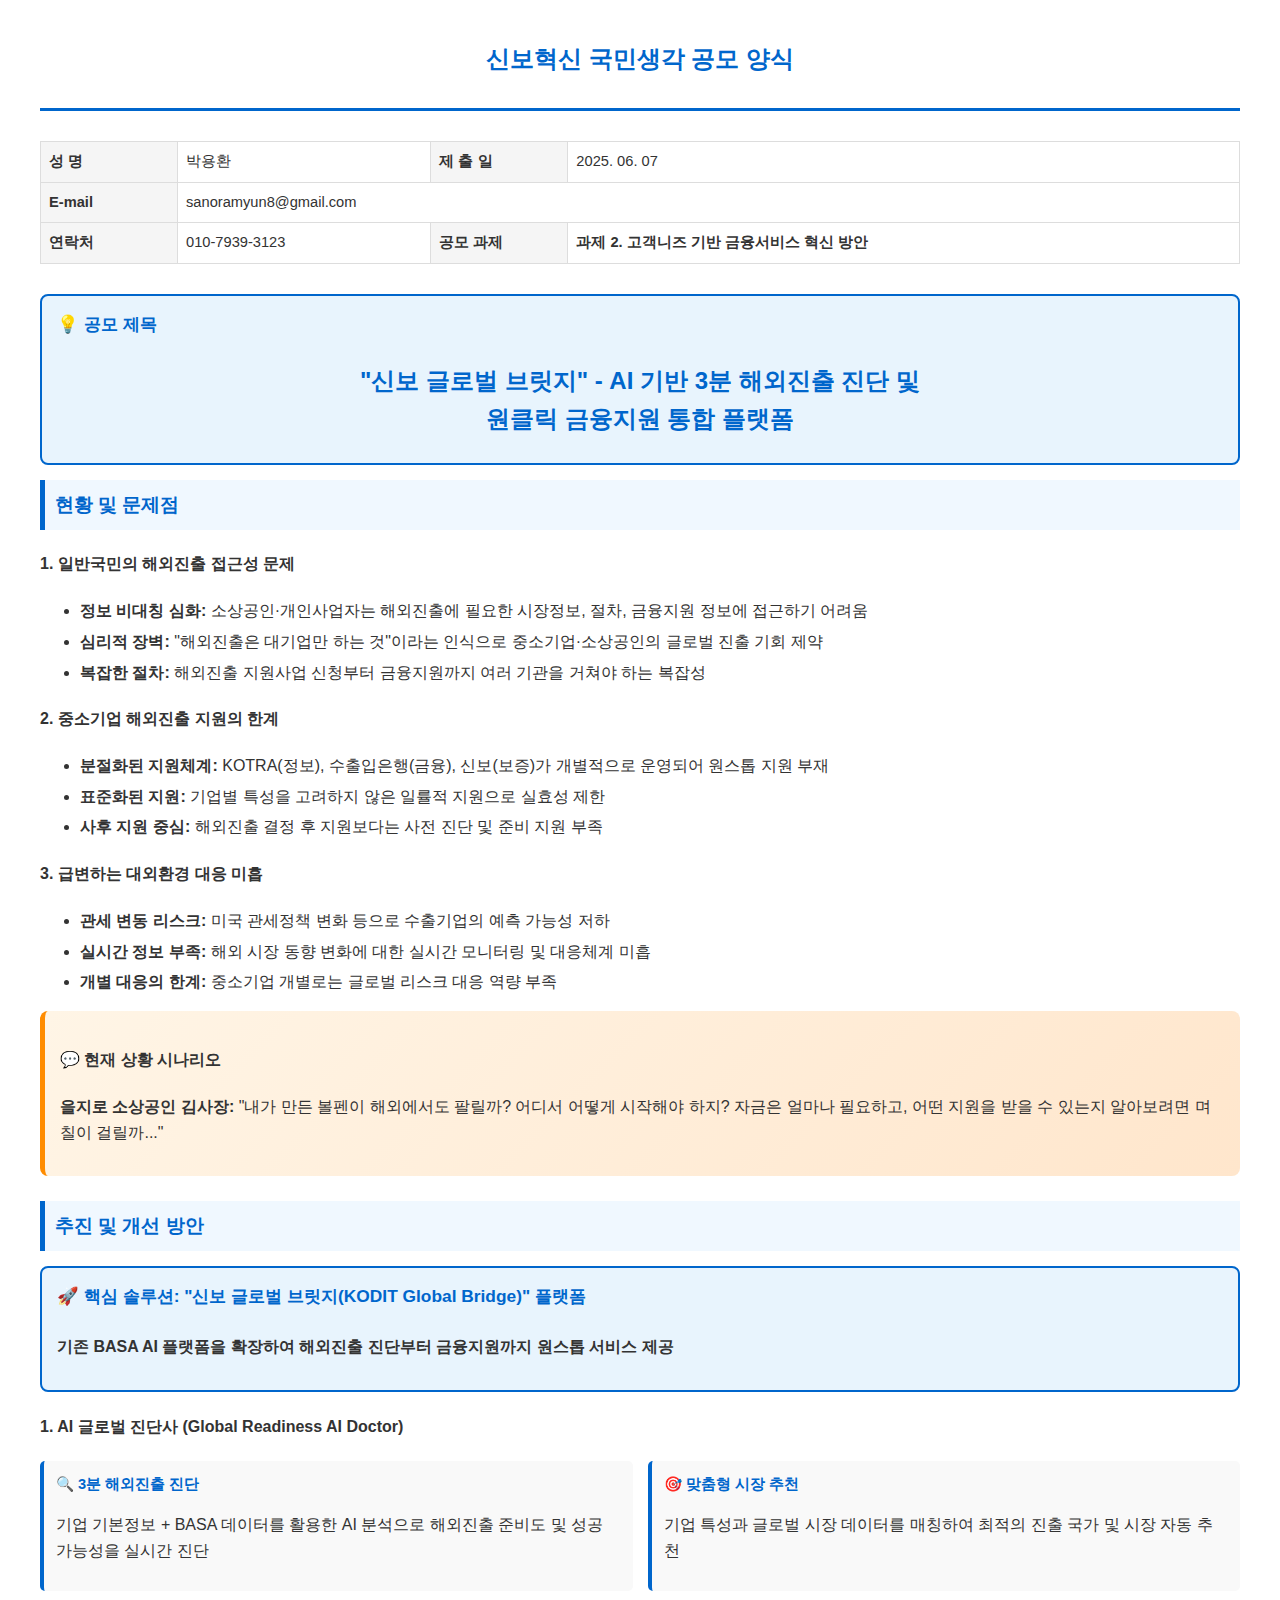
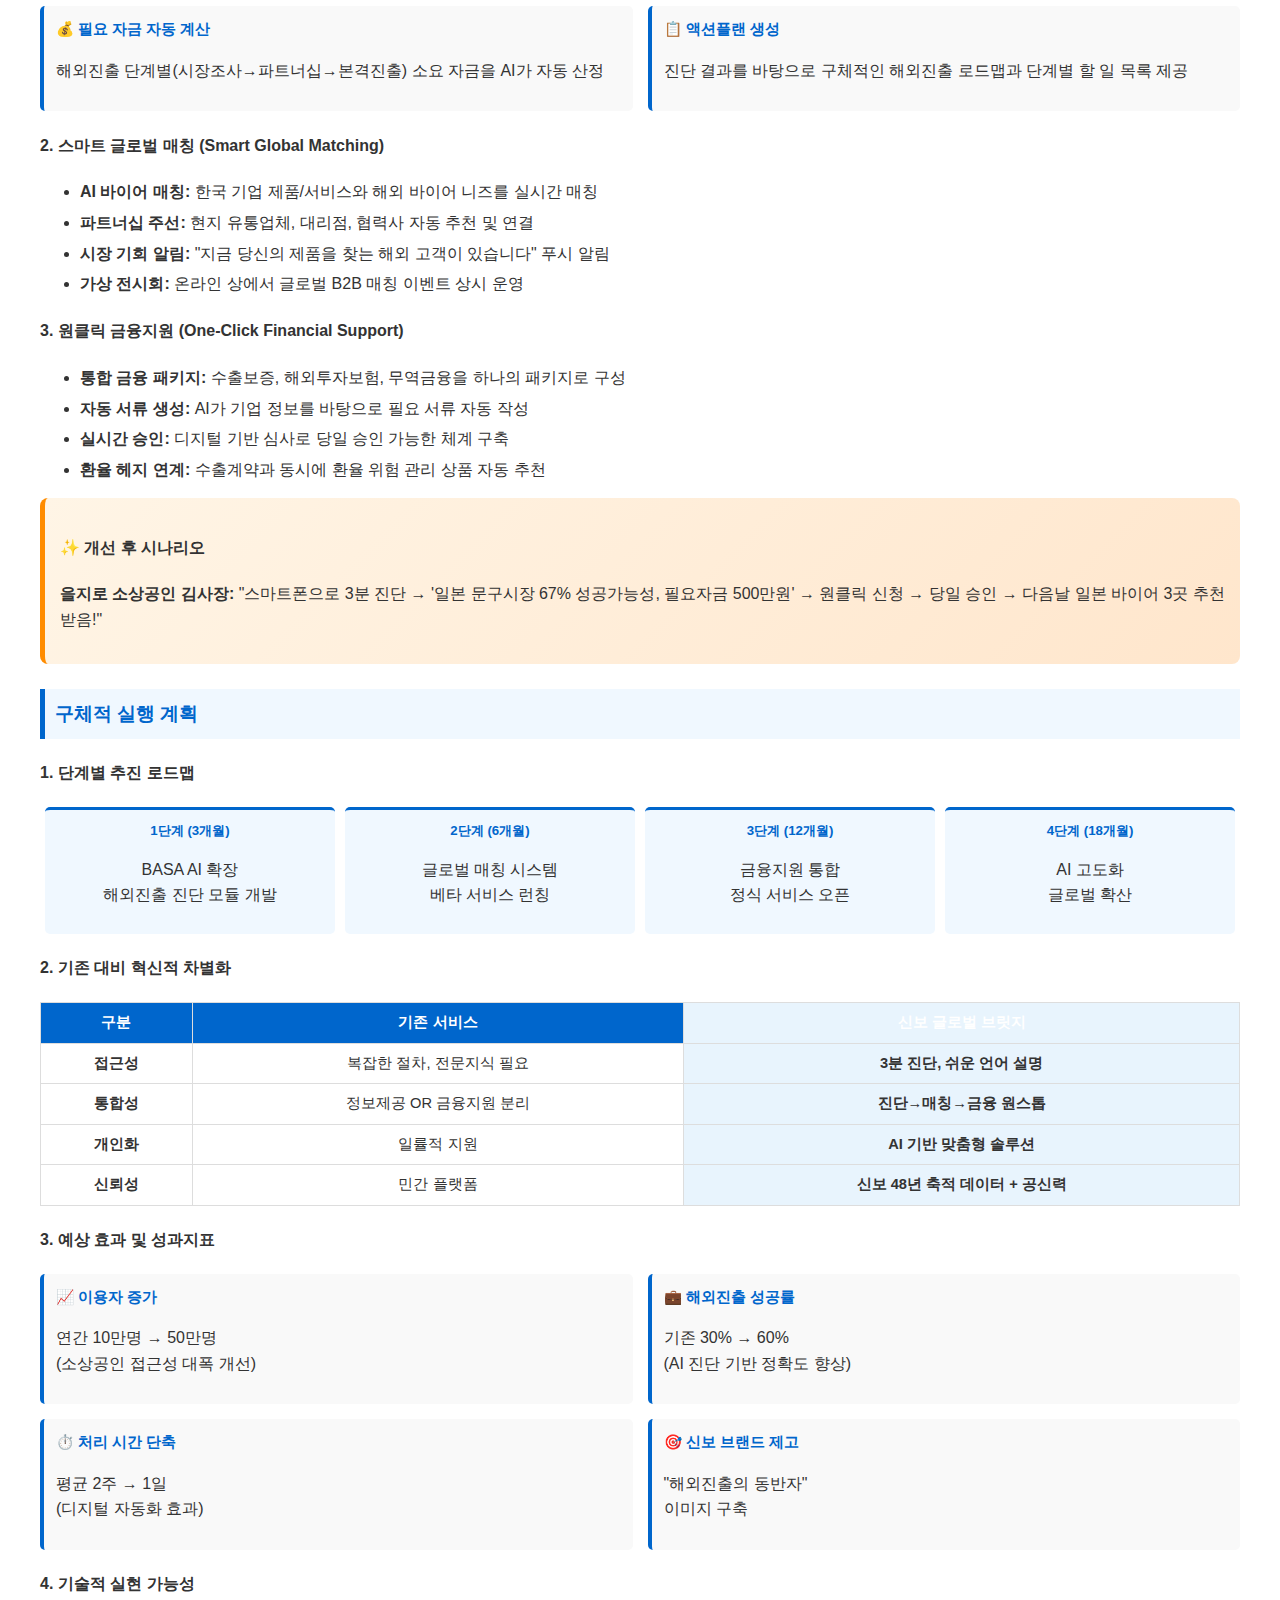
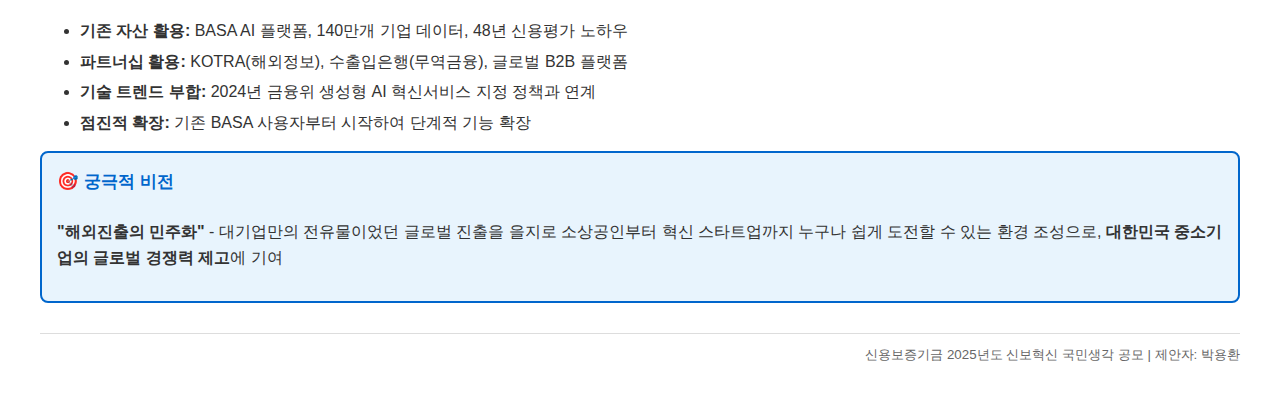
<file: kodit_proposal.html>
<!DOCTYPE html>
<html lang="ko">
<head>
    <meta charset="UTF-8">
    <meta name="viewport" content="width=device-width, initial-scale=1.0">
    <title>신보혁신 국민생각 공모 제안서</title>
    <style>
        body {
            font-family: 'Malgun Gothic', '맑은고딕', Arial, sans-serif;
            font-size: 12pt;
            line-height: 1.6;
            margin: 40px;
            color: #333;
            background: white;
        }
        .header {
            text-align: center;
            border-bottom: 3px solid #0066cc;
            padding-bottom: 20px;
            margin-bottom: 30px;
        }
        .header h1 {
            font-size: 18pt;
            font-weight: bold;
            color: #0066cc;
            margin-bottom: 10px;
        }
        .info-table {
            width: 100%;
            border-collapse: collapse;
            margin-bottom: 30px;
        }
        .info-table td {
            border: 1px solid #ddd;
            padding: 8px;
            font-size: 11pt;
        }
        .info-table .label {
            background-color: #f5f5f5;
            font-weight: bold;
            width: 120px;
        }
        .section {
            margin-bottom: 25px;
            page-break-inside: avoid;
        }
        .section-title {
            font-size: 14pt;
            font-weight: bold;
            color: #0066cc;
            background-color: #f0f8ff;
            padding: 10px;
            border-left: 5px solid #0066cc;
            margin-bottom: 15px;
        }
        .highlight-box {
            background-color: #e8f4fd;
            border: 2px solid #0066cc;
            border-radius: 8px;
            padding: 15px;
            margin: 15px 0;
        }
        .highlight-box h4 {
            color: #0066cc;
            margin-top: 0;
            font-size: 13pt;
        }
        .feature-grid {
            display: grid;
            grid-template-columns: 1fr 1fr;
            gap: 15px;
            margin: 15px 0;
        }
        .feature-item {
            background: #f9f9f9;
            padding: 12px;
            border-radius: 5px;
            border-left: 4px solid #0066cc;
        }
        .feature-item h5 {
            color: #0066cc;
            margin: 0 0 8px 0;
            font-size: 11pt;
        }
        .scenario {
            background: linear-gradient(135deg, #fff5e6, #ffe6cc);
            border-radius: 8px;
            padding: 15px;
            margin: 10px 0;
            border-left: 5px solid #ff8c00;
        }
        .comparison-table {
            width: 100%;
            border-collapse: collapse;
            margin: 15px 0;
            font-size: 11pt;
        }
        .comparison-table th, .comparison-table td {
            border: 1px solid #ddd;
            padding: 8px;
            text-align: center;
        }
        .comparison-table th {
            background-color: #0066cc;
            color: white;
            font-weight: bold;
        }
        .comparison-table .highlight {
            background-color: #e8f4fd;
            font-weight: bold;
        }
        .roadmap {
            display: flex;
            justify-content: space-between;
            margin: 15px 0;
        }
        .roadmap-item {
            flex: 1;
            text-align: center;
            padding: 10px;
            margin: 0 5px;
            background: #f0f8ff;
            border-radius: 5px;
            border-top: 3px solid #0066cc;
        }
        .roadmap-item h5 {
            color: #0066cc;
            margin: 0 0 5px 0;
        }
        ul li {
            margin-bottom: 5px;
        }
        .page-break {
            page-break-before: always;
        }
        .footer {
            text-align: right;
            font-size: 10pt;
            color: #666;
            border-top: 1px solid #ddd;
            padding-top: 10px;
            margin-top: 30px;
        }
    </style>
</head>
<body>
    <div class="header">
        <h1>신보혁신 국민생각 공모 양식</h1>
    </div>

    <table class="info-table">
        <tr>
            <td class="label">성 명</td>
            <td>박용환</td>
            <td class="label">제 출 일</td>
            <td>2025. 06. 07</td>
        </tr>
        <tr>
            <td class="label">E-mail</td>
            <td colspan="3">sanoramyun8@gmail.com</td>
        </tr>
        <tr>
            <td class="label">연락처</td>
            <td>010-7939-3123</td>
            <td class="label">공모 과제</td>
            <td><strong>과제 2. 고객니즈 기반 금융서비스 혁신 방안</strong></td>
        </tr>
    </table>

    <div class="highlight-box">
        <h4>💡 공모 제목</h4>
        <h2 style="text-align: center; color: #0066cc; margin: 10px 0;">
            "신보 글로벌 브릿지" - AI 기반 3분 해외진출 진단 및<br>
            원클릭 금융지원 통합 플랫폼
        </h2>
    </div>

    <div class="section">
        <div class="section-title">현황 및 문제점</div>
        
        <h4><strong>1. 일반국민의 해외진출 접근성 문제</strong></h4>
        <ul>
            <li><strong>정보 비대칭 심화:</strong> 소상공인·개인사업자는 해외진출에 필요한 시장정보, 절차, 금융지원 정보에 접근하기 어려움</li>
            <li><strong>심리적 장벽:</strong> "해외진출은 대기업만 하는 것"이라는 인식으로 중소기업·소상공인의 글로벌 진출 기회 제약</li>
            <li><strong>복잡한 절차:</strong> 해외진출 지원사업 신청부터 금융지원까지 여러 기관을 거쳐야 하는 복잡성</li>
        </ul>

        <h4><strong>2. 중소기업 해외진출 지원의 한계</strong></h4>
        <ul>
            <li><strong>분절화된 지원체계:</strong> KOTRA(정보), 수출입은행(금융), 신보(보증)가 개별적으로 운영되어 원스톱 지원 부재</li>
            <li><strong>표준화된 지원:</strong> 기업별 특성을 고려하지 않은 일률적 지원으로 실효성 제한</li>
            <li><strong>사후 지원 중심:</strong> 해외진출 결정 후 지원보다는 사전 진단 및 준비 지원 부족</li>
        </ul>

        <h4><strong>3. 급변하는 대외환경 대응 미흡</strong></h4>
        <ul>
            <li><strong>관세 변동 리스크:</strong> 미국 관세정책 변화 등으로 수출기업의 예측 가능성 저하</li>
            <li><strong>실시간 정보 부족:</strong> 해외 시장 동향 변화에 대한 실시간 모니터링 및 대응체계 미흡</li>
            <li><strong>개별 대응의 한계:</strong> 중소기업 개별로는 글로벌 리스크 대응 역량 부족</li>
        </ul>

        <div class="scenario">
            <h4>💬 현재 상황 시나리오</h4>
            <p><strong>을지로 소상공인 김사장:</strong> "내가 만든 볼펜이 해외에서도 팔릴까? 어디서 어떻게 시작해야 하지? 자금은 얼마나 필요하고, 어떤 지원을 받을 수 있는지 알아보려면 며칠이 걸릴까..."</p>
        </div>
    </div>

    <div class="page-break"></div>

    <div class="section">
        <div class="section-title">추진 및 개선 방안</div>

        <div class="highlight-box">
            <h4>🚀 핵심 솔루션: "신보 글로벌 브릿지(KODIT Global Bridge)" 플랫폼</h4>
            <p><strong>기존 BASA AI 플랫폼을 확장하여 해외진출 진단부터 금융지원까지 원스톱 서비스 제공</strong></p>
        </div>

        <h4><strong>1. AI 글로벌 진단사 (Global Readiness AI Doctor)</strong></h4>
        
        <div class="feature-grid">
            <div class="feature-item">
                <h5>🔍 3분 해외진출 진단</h5>
                <p>기업 기본정보 + BASA 데이터를 활용한 AI 분석으로 해외진출 준비도 및 성공 가능성을 실시간 진단</p>
            </div>
            <div class="feature-item">
                <h5>🎯 맞춤형 시장 추천</h5>
                <p>기업 특성과 글로벌 시장 데이터를 매칭하여 최적의 진출 국가 및 시장 자동 추천</p>
            </div>
            <div class="feature-item">
                <h5>💰 필요 자금 자동 계산</h5>
                <p>해외진출 단계별(시장조사→파트너십→본격진출) 소요 자금을 AI가 자동 산정</p>
            </div>
            <div class="feature-item">
                <h5>📋 액션플랜 생성</h5>
                <p>진단 결과를 바탕으로 구체적인 해외진출 로드맵과 단계별 할 일 목록 제공</p>
            </div>
        </div>

        <h4><strong>2. 스마트 글로벌 매칭 (Smart Global Matching)</strong></h4>
        <ul>
            <li><strong>AI 바이어 매칭:</strong> 한국 기업 제품/서비스와 해외 바이어 니즈를 실시간 매칭</li>
            <li><strong>파트너십 주선:</strong> 현지 유통업체, 대리점, 협력사 자동 추천 및 연결</li>
            <li><strong>시장 기회 알림:</strong> "지금 당신의 제품을 찾는 해외 고객이 있습니다" 푸시 알림</li>
            <li><strong>가상 전시회:</strong> 온라인 상에서 글로벌 B2B 매칭 이벤트 상시 운영</li>
        </ul>

        <h4><strong>3. 원클릭 금융지원 (One-Click Financial Support)</strong></h4>
        <ul>
            <li><strong>통합 금융 패키지:</strong> 수출보증, 해외투자보험, 무역금융을 하나의 패키지로 구성</li>
            <li><strong>자동 서류 생성:</strong> AI가 기업 정보를 바탕으로 필요 서류 자동 작성</li>
            <li><strong>실시간 승인:</strong> 디지털 기반 심사로 당일 승인 가능한 체계 구축</li>
            <li><strong>환율 헤지 연계:</strong> 수출계약과 동시에 환율 위험 관리 상품 자동 추천</li>
        </ul>

        <div class="scenario">
            <h4>✨ 개선 후 시나리오</h4>
            <p><strong>을지로 소상공인 김사장:</strong> "스마트폰으로 3분 진단 → '일본 문구시장 67% 성공가능성, 필요자금 500만원' → 원클릭 신청 → 당일 승인 → 다음날 일본 바이어 3곳 추천받음!"</p>
        </div>
    </div>

    <div class="page-break"></div>

    <div class="section">
        <div class="section-title">구체적 실행 계획</div>

        <h4><strong>1. 단계별 추진 로드맵</strong></h4>
        <div class="roadmap">
            <div class="roadmap-item">
                <h5>1단계 (3개월)</h5>
                <p>BASA AI 확장<br>해외진출 진단 모듈 개발</p>
            </div>
            <div class="roadmap-item">
                <h5>2단계 (6개월)</h5>
                <p>글로벌 매칭 시스템<br>베타 서비스 런칭</p>
            </div>
            <div class="roadmap-item">
                <h5>3단계 (12개월)</h5>
                <p>금융지원 통합<br>정식 서비스 오픈</p>
            </div>
            <div class="roadmap-item">
                <h5>4단계 (18개월)</h5>
                <p>AI 고도화<br>글로벌 확산</p>
            </div>
        </div>

        <h4><strong>2. 기존 대비 혁신적 차별화</strong></h4>
        <table class="comparison-table">
            <tr>
                <th>구분</th>
                <th>기존 서비스</th>
                <th class="highlight">신보 글로벌 브릿지</th>
            </tr>
            <tr>
                <td><strong>접근성</strong></td>
                <td>복잡한 절차, 전문지식 필요</td>
                <td class="highlight">3분 진단, 쉬운 언어 설명</td>
            </tr>
            <tr>
                <td><strong>통합성</strong></td>
                <td>정보제공 OR 금융지원 분리</td>
                <td class="highlight">진단→매칭→금융 원스톱</td>
            </tr>
            <tr>
                <td><strong>개인화</strong></td>
                <td>일률적 지원</td>
                <td class="highlight">AI 기반 맞춤형 솔루션</td>
            </tr>
            <tr>
                <td><strong>신뢰성</strong></td>
                <td>민간 플랫폼</td>
                <td class="highlight">신보 48년 축적 데이터 + 공신력</td>
            </tr>
        </table>

        <h4><strong>3. 예상 효과 및 성과지표</strong></h4>
        <div class="feature-grid">
            <div class="feature-item">
                <h5>📈 이용자 증가</h5>
                <p>연간 10만명 → 50만명<br>(소상공인 접근성 대폭 개선)</p>
            </div>
            <div class="feature-item">
                <h5>💼 해외진출 성공률</h5>
                <p>기존 30% → 60%<br>(AI 진단 기반 정확도 향상)</p>
            </div>
            <div class="feature-item">
                <h5>⏱️ 처리 시간 단축</h5>
                <p>평균 2주 → 1일<br>(디지털 자동화 효과)</p>
            </div>
            <div class="feature-item">
                <h5>🎯 신보 브랜드 제고</h5>
                <p>"해외진출의 동반자"<br>이미지 구축</p>
            </div>
        </div>

        <h4><strong>4. 기술적 실현 가능성</strong></h4>
        <ul>
            <li><strong>기존 자산 활용:</strong> BASA AI 플랫폼, 140만개 기업 데이터, 48년 신용평가 노하우</li>
            <li><strong>파트너십 활용:</strong> KOTRA(해외정보), 수출입은행(무역금융), 글로벌 B2B 플랫폼</li>
            <li><strong>기술 트렌드 부합:</strong> 2024년 금융위 생성형 AI 혁신서비스 지정 정책과 연계</li>
            <li><strong>점진적 확장:</strong> 기존 BASA 사용자부터 시작하여 단계적 기능 확장</li>
        </ul>

        <div class="highlight-box">
            <h4>🎯 궁극적 비전</h4>
            <p><strong>"해외진출의 민주화"</strong> - 대기업만의 전유물이었던 글로벌 진출을 을지로 소상공인부터 혁신 스타트업까지 누구나 쉽게 도전할 수 있는 환경 조성으로, <strong>대한민국 중소기업의 글로벌 경쟁력 제고</strong>에 기여</p>
        </div>
    </div>

    <div class="footer">
        신용보증기금 2025년도 신보혁신 국민생각 공모 | 제안자: 박용환
    </div>
</body>
</html>
</file>
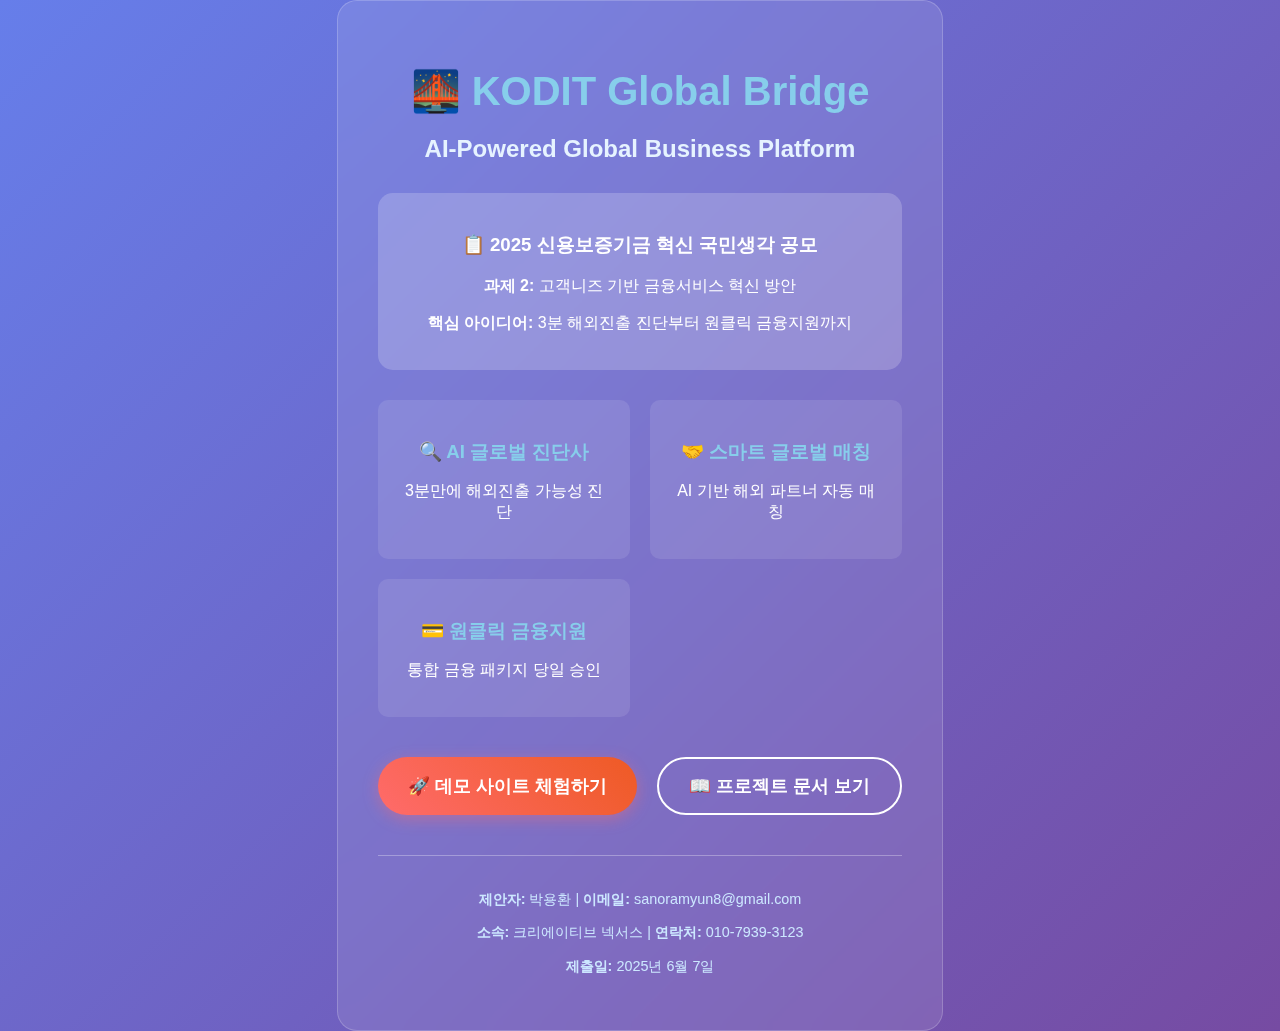
<file: launch.html>
<!DOCTYPE html>
<html lang="ko">
<head>
    <meta charset="UTF-8">
    <meta name="viewport" content="width=device-width, initial-scale=1.0">
    <title>KODIT Global Bridge Project</title>
    <style>
        body {
            font-family: 'Segoe UI', Tahoma, Geneva, Verdana, sans-serif;
            margin: 0;
            padding: 0;
            background: linear-gradient(135deg, #667eea 0%, #764ba2 100%);
            color: white;
            min-height: 100vh;
            display: flex;
            align-items: center;
            justify-content: center;
        }
        .container {
            background: rgba(255, 255, 255, 0.1);
            backdrop-filter: blur(10px);
            border-radius: 20px;
            padding: 40px;
            max-width: 800px;
            text-align: center;
            border: 1px solid rgba(255, 255, 255, 0.2);
        }
        h1 {
            font-size: 2.5rem;
            margin-bottom: 20px;
            color: #87ceeb;
        }
        h2 {
            font-size: 1.5rem;
            margin-bottom: 30px;
            color: #e6f3ff;
        }
        .contest-info {
            background: rgba(255, 255, 255, 0.2);
            border-radius: 15px;
            padding: 20px;
            margin: 30px 0;
        }
        .features {
            display: grid;
            grid-template-columns: repeat(auto-fit, minmax(200px, 1fr));
            gap: 20px;
            margin: 30px 0;
        }
        .feature {
            background: rgba(255, 255, 255, 0.1);
            border-radius: 10px;
            padding: 20px;
        }
        .feature h3 {
            color: #87ceeb;
            margin-bottom: 10px;
        }
        .buttons {
            display: flex;
            gap: 20px;
            justify-content: center;
            flex-wrap: wrap;
            margin-top: 40px;
        }
        .btn {
            padding: 15px 30px;
            border: none;
            border-radius: 50px;
            font-size: 1.1rem;
            font-weight: 600;
            cursor: pointer;
            transition: all 0.3s ease;
            text-decoration: none;
            display: inline-flex;
            align-items: center;
            gap: 10px;
        }
        .btn-primary {
            background: linear-gradient(45deg, #ff6b6b, #ee5a24);
            color: white;
            box-shadow: 0 4px 15px rgba(255, 107, 107, 0.4);
        }
        .btn-primary:hover {
            transform: translateY(-2px);
            box-shadow: 0 6px 20px rgba(255, 107, 107, 0.6);
        }
        .btn-secondary {
            background: transparent;
            color: white;
            border: 2px solid white;
        }
        .btn-secondary:hover {
            background: white;
            color: #667eea;
        }
        .author-info {
            margin-top: 40px;
            padding-top: 20px;
            border-top: 1px solid rgba(255, 255, 255, 0.3);
            font-size: 0.9rem;
            color: #cce7ff;
        }
        @media (max-width: 768px) {
            .container {
                margin: 20px;
                padding: 30px 20px;
            }
            h1 {
                font-size: 2rem;
            }
            .buttons {
                flex-direction: column;
                align-items: center;
            }
        }
    </style>
</head>
<body>
    <div class="container">
        <h1>🌉 KODIT Global Bridge</h1>
        <h2>AI-Powered Global Business Platform</h2>
        
        <div class="contest-info">
            <h3>📋 2025 신용보증기금 혁신 국민생각 공모</h3>
            <p><strong>과제 2:</strong> 고객니즈 기반 금융서비스 혁신 방안</p>
            <p><strong>핵심 아이디어:</strong> 3분 해외진출 진단부터 원클릭 금융지원까지</p>
        </div>

        <div class="features">
            <div class="feature">
                <h3>🔍 AI 글로벌 진단사</h3>
                <p>3분만에 해외진출 가능성 진단</p>
            </div>
            <div class="feature">
                <h3>🤝 스마트 글로벌 매칭</h3>
                <p>AI 기반 해외 파트너 자동 매칭</p>
            </div>
            <div class="feature">
                <h3>💳 원클릭 금융지원</h3>
                <p>통합 금융 패키지 당일 승인</p>
            </div>
        </div>

        <div class="buttons">
            <a href="index.html" class="btn btn-primary">
                🚀 데모 사이트 체험하기
            </a>
            <a href="README.md" class="btn btn-secondary" target="_blank">
                📖 프로젝트 문서 보기
            </a>
        </div>

        <div class="author-info">
            <p><strong>제안자:</strong> 박용환 | <strong>이메일:</strong> sanoramyun8@gmail.com</p>
            <p><strong>소속:</strong> 크리에이티브 넥서스 | <strong>연락처:</strong> 010-7939-3123</p>
            <p><strong>제출일:</strong> 2025년 6월 7일</p>
        </div>
    </div>

    <script>
        // Add some interactive effects
        document.addEventListener('DOMContentLoaded', function() {
            const features = document.querySelectorAll('.feature');
            features.forEach((feature, index) => {
                setTimeout(() => {
                    feature.style.opacity = '0';
                    feature.style.transform = 'translateY(20px)';
                    feature.style.transition = 'all 0.5s ease';
                    setTimeout(() => {
                        feature.style.opacity = '1';
                        feature.style.transform = 'translateY(0)';
                    }, 100);
                }, index * 200);
            });
        });
    </script>
</body>
</html>
</file>
